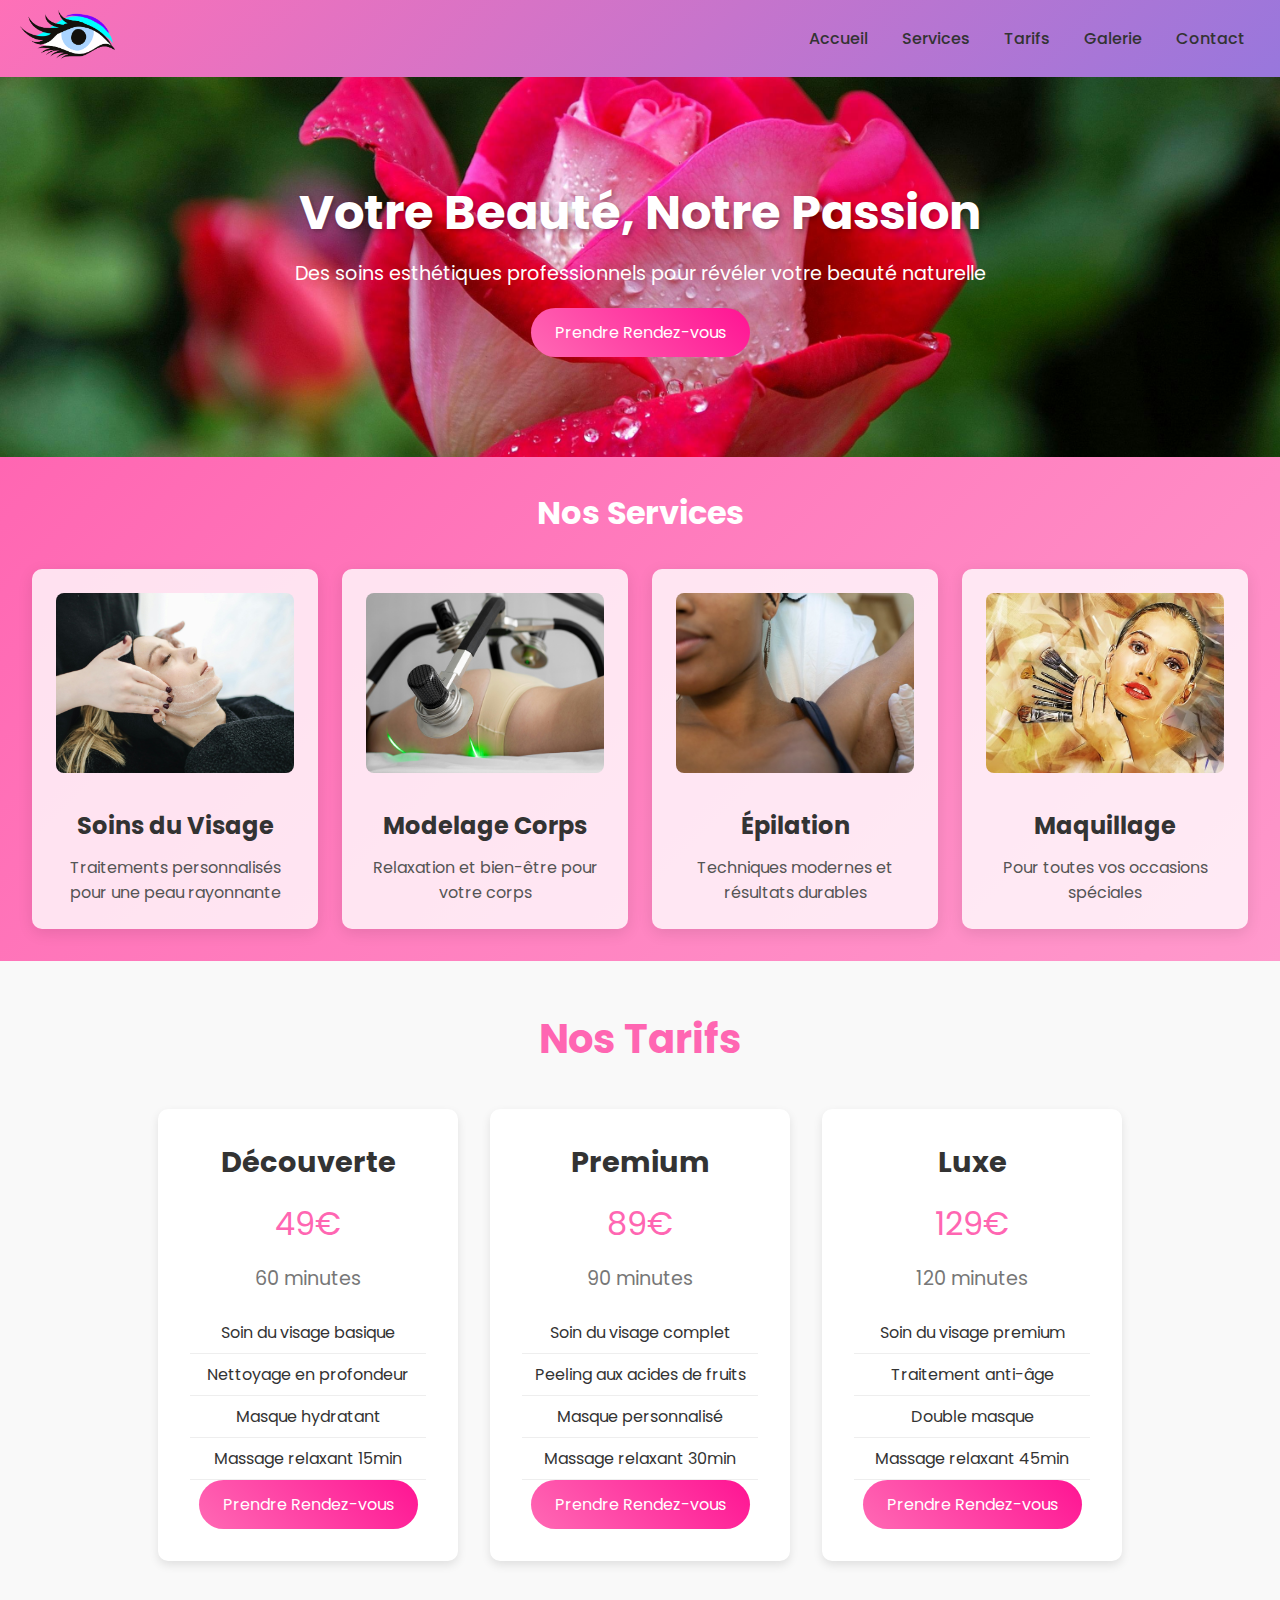
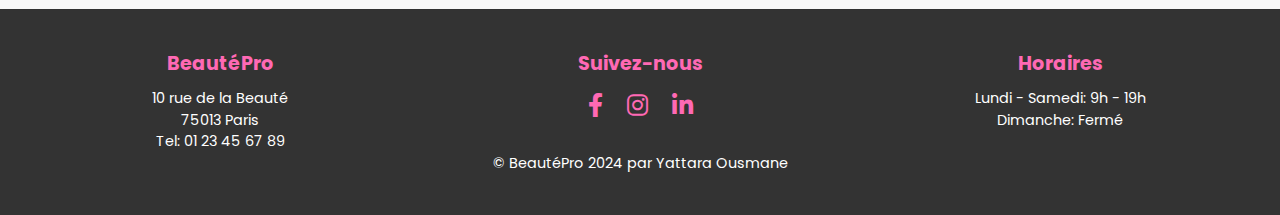
<file: index.html>
<!DOCTYPE html>
<html lang="fr">
<head>
    <meta charset="UTF-8">
    <meta name="viewport" content="width=device-width, initial-scale=1.0">
    <title>BeautéPro - Votre Beauté, Notre Passion</title>
    <link href="https://fonts.googleapis.com/css2?family=Poppins:wght@300;400;600&display=swap" rel="stylesheet">
    <link rel="stylesheet" href="https://cdnjs.cloudflare.com/ajax/libs/font-awesome/6.0.0-beta3/css/all.min.css">
    <style>
        /* CSS Général */
        * {
            margin: 0;
            padding: 0;
            box-sizing: border-box;
            font-family: 'Poppins', sans-serif;
        }

        body {
            color: #333;
            background-color: #f9f9f9;
        }

        .header {
            background: linear-gradient(135deg, rgba(255,105,180,0.95), rgba(147,112,219,0.95));
            padding: 10px 20px;
            box-shadow: 0 4px 8px rgba(0, 0, 0, 0.1);
            display: flex;
            align-items: center;
            justify-content: space-between;
        }

        .logo img {
            height: 50px;
        }

        .nav-container .nav-links a {
            color: #333;
            text-decoration: none;
            margin: 0 15px;
            font-weight: 500;
            position: relative;
            transition: color 0.3s ease;
        }

        .nav-container .nav-links a:hover {
            color: #ff69b4;
        }

        /* Section Hero */
        .hero {
            background-image: url('hero.jpg'); /* Remplacez par l'image de votre choix */
            background-size: cover;
            background-position: center;
            background-repeat: no-repeat;
            padding: 100px 20px;
            text-align: center;
            color: #fff;
        }

        .hero-content h1 {
            font-size: 3rem;
            margin-bottom: 10px;
            text-shadow: 2px 2px 5px rgba(0, 0, 0, 0.3);
        }

        .hero-content p {
            font-size: 1.2rem;
            margin-bottom: 20px;
        }

        .cta-button {
            background: linear-gradient(45deg, #ff69b4, #ff1493);
            padding: 12px 24px;
            color: #fff;
            border: none;
            border-radius: 30px;
            font-size: 1rem;
            cursor: pointer;
            transition: all 0.4s ease;
        }

        .cta-button:hover {
            background: linear-gradient(45deg, #ff1493, #ff69b4);
            transform: scale(1.05);
        }

        /* Section Services */
.services {
    text-align: center;
    padding: 2em;
    background: linear-gradient(135deg, #ff66b2, #ff99cc);
}

.services h2 {
    font-size: 2em;
    color: #fff;
    margin-bottom: 1em;
}

/* Grid layout pour les services */
.services-grid {
    display: grid;
    grid-template-columns: repeat(auto-fit, minmax(250px, 1fr));
    gap: 1.5em;
}

/* Style des cartes de service */
.service-card {
    background: rgba(255, 255, 255, 0.8);
    padding: 1.5em;
    border-radius: 10px;
    box-shadow: 0 4px 15px rgba(0, 0, 0, 0.1);
    transition: transform 0.3s ease-in-out;
}

.service-card:hover {
    transform: scale(1.05);
}

/* Style de l'image de service */
.service-image {
    width: 100%;
    height: 180px;
    object-fit: cover;
    border-radius: 8px;
    margin-bottom: 1em;
}

/* Style du titre de service */
.service-card h3 {
    color: #333;
    font-size: 1.5em;
    margin: 0.5em 0;
}

/* Style du texte de description */
.service-card p {
    color: #555;
    font-size: 1em;
}

/* Adaptation pour mobile */
@media (max-width: 768px) {
    .services h2 {
        font-size: 1.8em;
    }
    .service-card h3 {
        font-size: 1.2em;
    }
    .service-card p {
        font-size: 0.9em;
    }
}

        /* Footer */
        .footer {
            background-color: #333;
            color: #fff;
            padding: 40px 20px;
        }

        .footer-content {
            display: grid;
            grid-template-columns: repeat(auto-fit, minmax(200px, 1fr));
            gap: 20px;
            text-align: center;
        }

        .footer h3 {
            color: #ff69b4;
            font-size: 1.2rem;
            margin-bottom: 10px;
        }

        .footer p {
            font-size: 0.9rem;
            line-height: 1.5;
        }

        .social-links a {
            color: #ff69b4;
            font-size: 1.5rem;
            margin: 0 10px;
            transition: color 0.3s ease;
        }

        .social-links a:hover {
            color: #ff1493;
        }

        /* Responsive */
        @media (max-width: 768px) {
            .hero-content h1 {
                font-size: 2.5rem;
            }

            .hero-content p {
                font-size: 1rem;
            }

            .cta-button {
                font-size: 0.9rem;
                padding: 10px 20px;
            }

            .footer-content {
                grid-template-columns: 1fr;
            }
        }

        /* Section Tarifs */
.tarifs {
    padding: 3em 1em;
    text-align: center;
    background-color: #f9f9f9;
    color: #333;
}

.tarifs h2 {
    font-size: 2.5em;
    color: #ff66b2;
    margin-bottom: 1em;
}

.tarifs-grid {
    display: flex;
    flex-wrap: wrap;
    gap: 2em;
    justify-content: center;
}

/* Style pour chaque carte tarifaire */
.tarif-card {
    background-color: #fff;
    border-radius: 10px;
    box-shadow: 0 4px 10px rgba(0, 0, 0, 0.1);
    padding: 2em;
    width: 100%;
    max-width: 300px;
    transition: transform 0.3s ease;
}

.tarif-card:hover {
    transform: translateY(-5px);
}

.tarif-card h3 {
    font-size: 1.8em;
    color: #333;
    margin-bottom: 0.5em;
}

.tarif-price {
    font-size: 2em;
    color: #ff66b2;
    margin: 0.5em 0;
}

.tarif-duration {
    font-size: 1.2em;
    color: #777;
    margin-bottom: 1em;
}

.tarif-features {
    list-style: none;
    padding: 0;
    margin: 0;
}

.tarif-features li {
    font-size: 1em;
    padding: 0.5em 0;
    border-bottom: 1px solid #eee;
}

.tarif-button {
    margin-top: 1em;
    background: linear-gradient(135deg, #ff66b2, #ff99cc);
    color: #fff;
    border: none;
    padding: 0.8em 1.5em;
    font-size: 1em;
    font-weight: bold;
    cursor: pointer;
    border-radius: 5px;
    transition: transform 0.3s ease;
}

.tarif-button:hover {
    transform: scale(1.05);
}

/* Responsive Design */
@media (max-width: 768px) {
    .tarifs h2 {
        font-size: 2em;
    }
    .tarif-card {
        max-width: 90%;
        margin: 0 auto;
    }
}

.copy {
    text-align: center;
}

    </style>
</head>
<body>

    <header class="header">
        <div class="logo">
            <img src="logo.webp" alt="BeautéPro Logo">
        </div>
        <nav class="nav-container">
            <div class="nav-links">
                <a href="#accueil">Accueil</a>
                <a href="#services">Services</a>
                <a href="#tarifs">Tarifs</a>
                <a href="galerie.html">Galerie</a>
                <a href="#contact">Contact</a>
            </div>
        </nav>
    </header>

    <section class="hero">
        <div class="hero-content">
            <h1>Votre Beauté, Notre Passion</h1>
            <p>Des soins esthétiques professionnels pour révéler votre beauté naturelle</p>
            <button class="cta-button" onclick="window.location.href='rendez_vous.html'">Prendre Rendez-vous</button>

        </div>
    </section>

    <section class="services" id="services">
        <h2>Nos Services</h2>
        <div class="services-grid">
            <div class="service-card">
                <img src="soin.jpg" alt="Soins du Visage" class="service-image">
                <h3>Soins du Visage</h3>
                <p>Traitements personnalisés pour une peau rayonnante</p>
            </div>
            <div class="service-card">
                <img src="peau.jpg" alt="Modelage Corps" class="service-image">
                <h3>Modelage Corps</h3>
                <p>Relaxation et bien-être pour votre corps</p>
            </div>
            <div class="service-card">
                <img src="epil.jpg" alt="Épilation" class="service-image">
                <h3>Épilation</h3>
                <p>Techniques modernes et résultats durables</p>
            </div>
            <div class="service-card">
                <img src="maqui.jpg" alt="Maquillage" class="service-image">
                <h3>Maquillage</h3>
                <p>Pour toutes vos occasions spéciales</p>
            </div>
        </div>
    </section>

    <section class="tarifs" id="tarifs">
        <h2>Nos Tarifs</h2>
        <div class="tarifs-grid">
            <div class="tarif-card">
                <h3>Découverte</h3>
                <div class="tarif-price">49€</div>
                <div class="tarif-duration">60 minutes</div>
                <ul class="tarif-features">
                    <li>Soin du visage basique</li>
                    <li>Nettoyage en profondeur</li>
                    <li>Masque hydratant</li>
                    <li>Massage relaxant 15min</li>
                </ul>
                <button class="cta-button" onclick="window.location.href='rendez_vous.html'">Prendre Rendez-vous</button>
            </div>

            <div class="tarif-card">
                <h3>Premium</h3>
                <div class="tarif-price">89€</div>
                <div class="tarif-duration">90 minutes</div>
                <ul class="tarif-features">
                    <li>Soin du visage complet</li>
                    <li>Peeling aux acides de fruits</li>
                    <li>Masque personnalisé</li>
                    <li>Massage relaxant 30min</li>
                </ul>
                <button class="cta-button" onclick="window.location.href='rendez_vous.html'">Prendre Rendez-vous</button>
            </div>

            <div class="tarif-card">
                <h3>Luxe</h3>
                <div class="tarif-price">129€</div>
                <div class="tarif-duration">120 minutes</div>
                <ul class="tarif-features">
                    <li>Soin du visage premium</li>
                    <li>Traitement anti-âge</li>
                    <li>Double masque</li>
                    <li>Massage relaxant 45min</li>
                </ul>
                <button class="cta-button" onclick="window.location.href='rendez_vous.html'">Prendre Rendez-vous</button>
            </div>
        </div>
    </section>
    

    <footer class="footer">
        <div class="footer-content">
            <div>
                <h3>BeautéPro</h3>
                <p>10 rue de la Beauté<br>75013 Paris<br>Tel: 01 23 45 67 89</p>
            </div>
            <div>
                <h3>Suivez-nous</h3>
                <div class="social-links">
                    <a href="https://facebook.com" class="social-icon"><i class="fab fa-facebook-f"></i></a>
                    <a href="https://instagram.com" class="social-icon"><i class="fab fa-instagram"></i></a>
                    <a href="https://linkedin.com" class="social-icon"><i class="fab fa-linkedin-in"></i></a>
                </div>
            </div>
            <div>
                <h3>Horaires</h3>
                <p>Lundi - Samedi: 9h - 19h<br>Dimanche: Fermé</p>
            </div>
        </div>

        <p class="copy">&copy; BeautéPro 2024 par Yattara Ousmane</p>
    </footer>

</body>
</html>
</file>
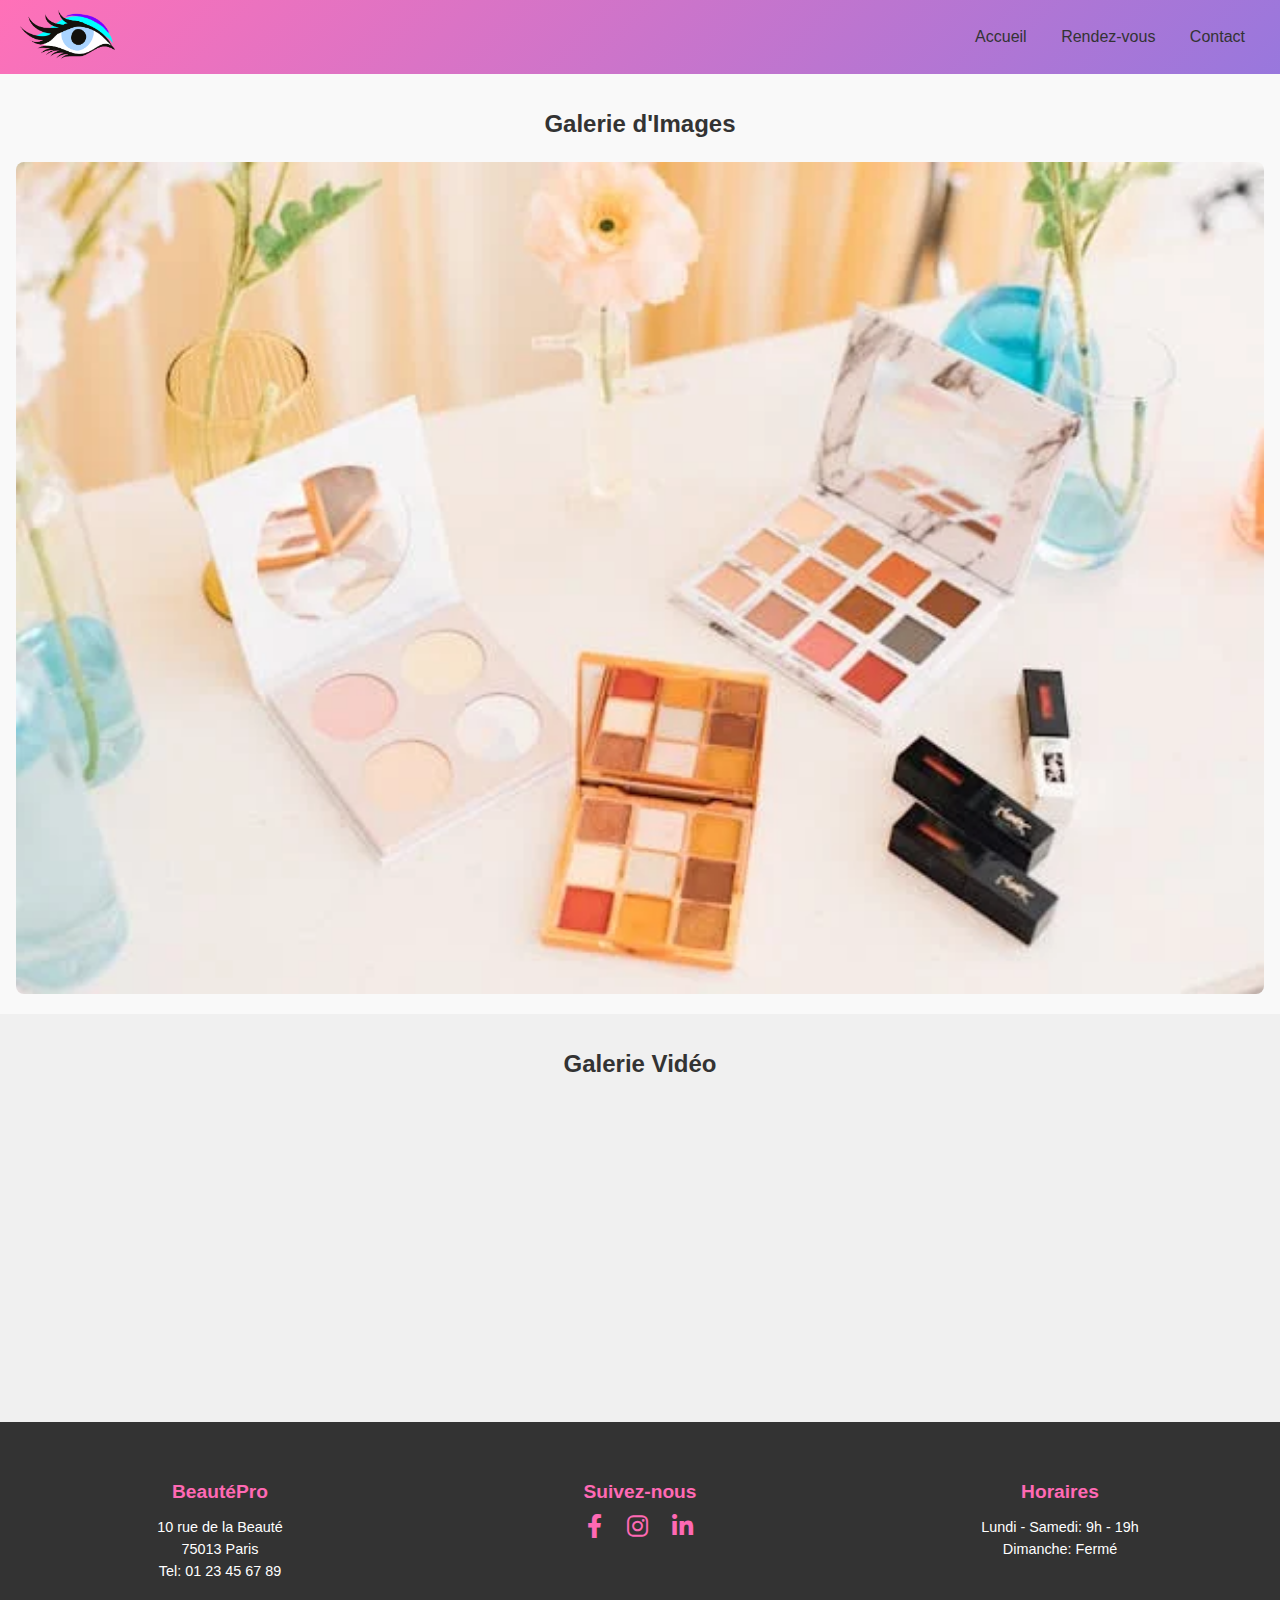
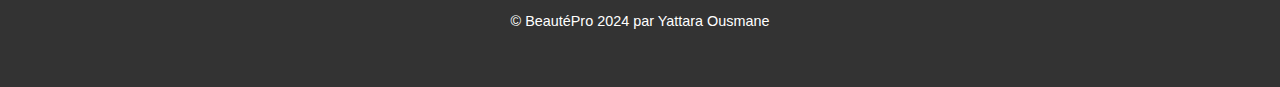
<file: galerie.html>
<!DOCTYPE html>
<html lang="fr">
<head>
    <meta charset="UTF-8">
    <meta name="viewport" content="width=device-width, initial-scale=1.0">
    <link rel="stylesheet" href="https://cdnjs.cloudflare.com/ajax/libs/font-awesome/6.0.0-beta3/css/all.min.css">
    <link href="https://fonts.googleapis.com/css2?family=Poppins:wght@300;400;600&display=swap" rel="stylesheet">
    <title>Galerie</title>
    <style>
        /* Global */
body {
    font-family: Arial, sans-serif;
    margin: 0;
    padding: 0;
}

.header {
            background: linear-gradient(135deg, rgba(255,105,180,0.95), rgba(147,112,219,0.95));
            padding: 10px 20px;
            box-shadow: 0 4px 8px rgba(0, 0, 0, 0.1);
            display: flex;
            align-items: center;
            justify-content: space-between;
        }

        .logo img {
            height: 50px;
        }

        .nav-container .nav-links a {
            color: #333;
            text-decoration: none;
            margin: 0 15px;
            font-weight: 500;
            position: relative;
            transition: color 0.3s ease;
        }

        .nav-container .nav-links a:hover {
            color: #ff69b4;
        }

h2 {
    text-align: center;
    color: #333;
    margin-bottom: 1em;
}

/* Slideshow Section */
.slideshow-section {
    padding: 1em;
    background-color: #f9f9f9;
}

.slideshow-container {
    position: relative;
    max-width: 100%;
    margin: auto;
    overflow: hidden;
}

.slide {
    display: none;
}

.slide img {
    width: 100%;
    border-radius: 8px;
}

.fade {
    animation: fadeEffect 1.5s;
}

@keyframes fadeEffect {
    from {opacity: 0.4} 
    to {opacity: 1}
}

/* Video Grid Section */
.video-grid-section {
    padding: 1em;
    background-color: #f0f0f0;
}

.video-grid {
    display: grid;
    gap: 1em;
    grid-template-columns: repeat(auto-fit, minmax(300px, 1fr));
}

.video iframe {
    width: 100%;
    height: 300px;
    border-radius: 8px;
}

/* Responsive for Mobile */
@media (max-width: 768px) {
    .slideshow-container img, .video iframe {
        height: auto;
    }

    .footer-content {
                grid-template-columns: 1fr;
            }

            .video iframe {
    width: 100%;
    height: 300px;
    border-radius: 8px;
}
}

/* Footer */
.footer {
            background-color: #333;
            color: #fff;
            padding: 40px 20px;
        }

        .footer-content {
            display: grid;
            grid-template-columns: repeat(auto-fit, minmax(200px, 1fr));
            gap: 20px;
            text-align: center;
        }

        .footer h3 {
            color: #ff69b4;
            font-size: 1.2rem;
            margin-bottom: 10px;
        }

        .footer p {
            font-size: 0.9rem;
            line-height: 1.5;
        }

        .social-links a {
            color: #ff69b4;
            font-size: 1.5rem;
            margin: 0 10px;
            transition: color 0.3s ease;
        }

        .social-links a:hover {
            color: #ff1493;
        }

        .copy {
    text-align: center;
}
    </style>
</head>
<body>

    <header class="header">
        <div class="logo">
            <img src="logo.webp" alt="BeautéPro Logo">
        </div>
        <nav class="nav-container">
            <div class="nav-links">
                <a href="index.html">Accueil</a>
                <a href="rendez_vous.html">Rendez-vous</a>
                <a href="#contact">Contact</a>
            </div>
        </nav>
    </header>
    
    <!-- Section Slideshow -->
    <section class="slideshow-section">
        <h2>Galerie d'Images</h2>
        <div class="slideshow-container">
            <div class="slide fade">
                <img src="makis.webp" alt="Image 1">
            </div>
            <div class="slide fade">
                <img src="epi.jpg" alt="Image 2">
            </div>
            <div class="slide fade">
                <img src="makisa.jpeg" alt="Image 3">
            </div>
            <!-- More images can be added here -->
            <div class="slide fade">
                <img src="maqui.jpg" alt="Image 3">
            </div>
            <div class="slide fade">
                <img src="woman.jpg" alt="Image 3">
            </div>
            <div class="slide fade">
                <img src="esthe.webp" alt="Image 3">
            </div>
        </div>
    </section>
    
    <!-- Section Grille de Vidéos -->
    <section class="video-grid-section">
        <h2>Galerie Vidéo</h2>
        <div class="video-grid">
            <div class="video">
                <iframe src="https://www.youtube.com/embed/7NAnEe5J8zA" frameborder="0" allowfullscreen></iframe>
            </div>
            <div class="video">
                <iframe src="https://www.youtube.com/embed/7NAnEe5J8zA" frameborder="0" allowfullscreen></iframe>
            </div>
            <div class="video">
                <iframe src="https://www.youtube.com/embed/7NAnEe5J8zA" frameborder="0" allowfullscreen></iframe>
            </div>
            <!-- More videos can be added here -->
        </div>
    </section>

    <footer class="footer">
        <div class="footer-content">
            <div>
                <h3>BeautéPro</h3>
                <p>10 rue de la Beauté<br>75013 Paris<br>Tel: 01 23 45 67 89</p>
            </div>
            <div>
                <h3>Suivez-nous</h3>
                <div class="social-links">
                    <a href="https://facebook.com" class="social-icon"><i class="fab fa-facebook-f"></i></a>
                    <a href="https://instagram.com" class="social-icon"><i class="fab fa-instagram"></i></a>
                    <a href="https://linkedin.com" class="social-icon"><i class="fab fa-linkedin-in"></i></a>
                </div>
            </div>
            <div>
                <h3>Horaires</h3>
                <p>Lundi - Samedi: 9h - 19h<br>Dimanche: Fermé</p>
            </div>
        </div>
        <p class="copy">&copy; BeautéPro 2024 par Yattara Ousmane</p>
    </footer>

    <script>
        let slideIndex = 0;
    showSlides();
    
    function showSlides() {
        const slides = document.getElementsByClassName("slide");
        for (let i = 0; i < slides.length; i++) {
            slides[i].style.display = "none";  
        }
        slideIndex++;
        if (slideIndex > slides.length) {slideIndex = 1}    
        slides[slideIndex - 1].style.display = "block";  
        setTimeout(showSlides, 3000); // Change image every 3 seconds
    }
    
    </script>
   </body>
</html>
</file>
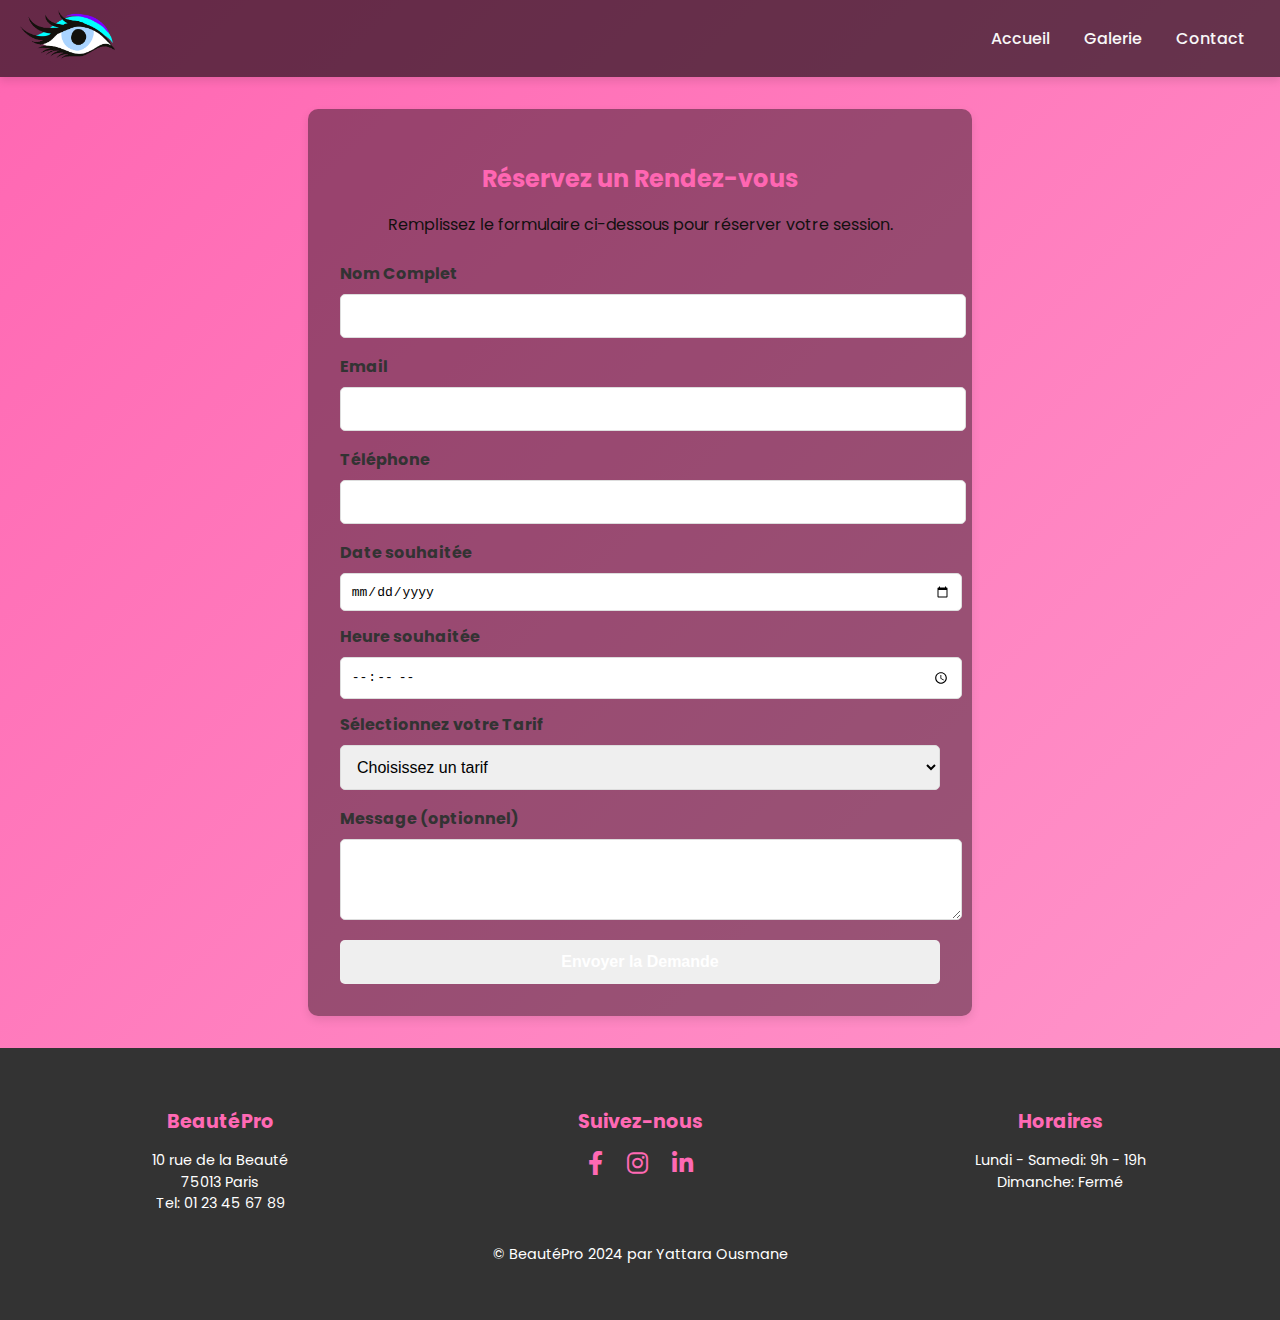
<file: rendez_vous.html>
<!DOCTYPE html>
<html lang="fr">
<head>
    <meta charset="UTF-8">
    <meta name="viewport" content="width=device-width, initial-scale=1.0">
    <title>Prendre Rendez-vous</title>
    <link href="https://fonts.googleapis.com/css2?family=Poppins:wght@300;400;600&display=swap" rel="stylesheet">
    <link rel="stylesheet" href="https://cdnjs.cloudflare.com/ajax/libs/font-awesome/6.0.0-beta3/css/all.min.css">
    <link rel="stylesheet" href="styles.css">
</head>
<body>

    <header class="header">
        <div class="logo">
            <img src="logo.webp" alt="BeautéPro Logo">
        </div>
        <nav class="nav-container">
            <div class="nav-links">
                <a href="index.html">Accueil</a>
                <a href="galerie.html">Galerie</a>
                <a href="#contact">Contact</a>
            </div>
        </nav>
    </header>

<section class="appointment-form-section">
    <div class="form-container">
        <h2>Réservez un Rendez-vous</h2>
        <p>Remplissez le formulaire ci-dessous pour réserver votre session.</p>
        
        <form action="submit_rendez_vous.php" method="post" class="appointment-form">
            <label for="name">Nom Complet</label>
            <input type="text" id="name" name="name" required>
            
            <label for="email">Email</label>
            <input type="email" id="email" name="email" required>
            
            <label for="phone">Téléphone</label>
            <input type="tel" id="phone" name="phone" required>
            
            <label for="date">Date souhaitée</label>
            <input type="date" id="date" name="date" required>
            
            <label for="time">Heure souhaitée</label>
            <input type="time" id="time" name="time" required>
            
            <label for="tarif">Sélectionnez votre Tarif</label>
            <select id="tarif" name="tarif" required>
                <option value="" disabled selected>Choisissez un tarif</option>
                <option value="decouverte">Découverte - 49€ pour 60 minutes</option>
                <option value="premium">Premium - 89€ pour 90 minutes</option>
                <option value="luxe">Luxe - 129€ pour 120 minutes</option>
            </select>
            
            <label for="message">Message (optionnel)</label>
            <textarea id="message" name="message" rows="4"></textarea>
            
            <button type="submit" class="submit-button">Envoyer la Demande</button>
        </form>
    </div>
</section>

<footer class="footer">
    <div class="footer-content">
        <div>
            <h3>BeautéPro</h3>
            <p>10 rue de la Beauté<br>75013 Paris<br>Tel: 01 23 45 67 89</p>
        </div>
        <div>
            <h3>Suivez-nous</h3>
            <div class="social-links">
                <a href="https://facebook.com" class="social-icon"><i class="fab fa-facebook-f"></i></a>
                <a href="https://instagram.com" class="social-icon"><i class="fab fa-instagram"></i></a>
                <a href="https://linkedin.com" class="social-icon"><i class="fab fa-linkedin-in"></i></a>
            </div>
        </div>
        <div>
            <h3>Horaires</h3>
            <p>Lundi - Samedi: 9h - 19h<br>Dimanche: Fermé</p>
        </div>
    </div>
    <p class="copy">&copy; BeautéPro 2024 par Yattara Ousmane</p>
</footer>

</body>
</html>
</file>
<file: styles.css>
/* Style de base */
body {
    font-family: 'Poppins', sans-serif;
    margin: 0;
    padding: 0;
    background: linear-gradient(135deg, #ff66b2, #ff99cc);
    color: #333;
}

.copy {
    text-align: center;
}

.header {
    background: rgba(0, 0, 0, 0.6);
    padding: 10px 20px;
    box-shadow: 0 4px 8px rgba(0, 0, 0, 0.1);
    display: flex;
    align-items: center;
    justify-content: space-between;
}

.logo img {
    height: 50px;
}

.nav-container .nav-links a {
    color: #f8f7f7;
    text-decoration: none;
    margin: 0 15px;
    font-weight: 500;
    position: relative;
    transition: color 0.3s ease;
}

.nav-container .nav-links a:hover {
    color: #ff69b4;
}

/* Formulaire de rendez-vous */
.appointment-form-section {
    padding: 2em;

    display: flex;
    justify-content: center;
    align-items: center;
    flex-direction: column;
}

.form-container {
    max-width: 600px;
    width: 100%;
    background: rgba(0, 0, 0, 0.4);
    padding: 2em;
    border-radius: 10px;
    box-shadow: 0px 4px 10px rgba(0, 0, 0, 0.1);
    text-align: center;
}

.form-container h2 {
    color: #ff66b2;
    margin-bottom: 0.5em;
}

.form-container p {
    color: #131010;
    margin-bottom: 1.5em;
}

.appointment-form label {
    display: block;
    color: #333;
    margin-bottom: 0.5em;
    font-weight: bold;
    text-align: left;
}

.appointment-form input,
.appointment-form select,
.appointment-form textarea {
    width: 100%;
    padding: 0.75em;
    margin-bottom: 1em;
    border: 1px solid #ddd;
    border-radius: 5px;
    font-size: 1em;
}

.appointment-form input:focus,
.appointment-form select:focus,
.appointment-form textarea:focus {
    border-color: #ff66b2;
    outline: none;
}

.submit-button {
    color: #fff;
    border: none;
    padding: 0.8em 1.5em;
    font-size: 1em;
    font-weight: bold;
    cursor: pointer;
    border-radius: 5px;
    transition: transform 0.3s ease;
    width: 100%;
}

.submit-button:hover {
    transform: scale(1.05);
}

/* Responsive */
@media (max-width: 768px) {
    .form-container {
        padding: 1.5em;
    }

    .appointment-form input,
    .appointment-form select,
    .appointment-form textarea {
        font-size: 0.9em;
    }
}


/* Footer */
.footer {
    background-color: #333;
    color: #fff;
    padding: 40px 20px;
}

.footer-content {
    display: grid;
    grid-template-columns: repeat(auto-fit, minmax(200px, 1fr));
    gap: 20px;
    text-align: center;
}

.footer h3 {
    color: #ff69b4;
    font-size: 1.2rem;
    margin-bottom: 10px;
}

.footer p {
    font-size: 0.9rem;
    line-height: 1.5;
}

.social-links a {
    color: #ff69b4;
    font-size: 1.5rem;
    margin: 0 10px;
    transition: color 0.3s ease;
}

.social-links a:hover {
    color: #ff1493;
}
/* Responsive */
@media (max-width: 768px) {
    .form-container {
        padding: 1.5em;
    }

    .header h1 {
        font-size: 1.8em;
    }

    .footer-content {
        grid-template-columns: 1fr;
    }
}
</file>
